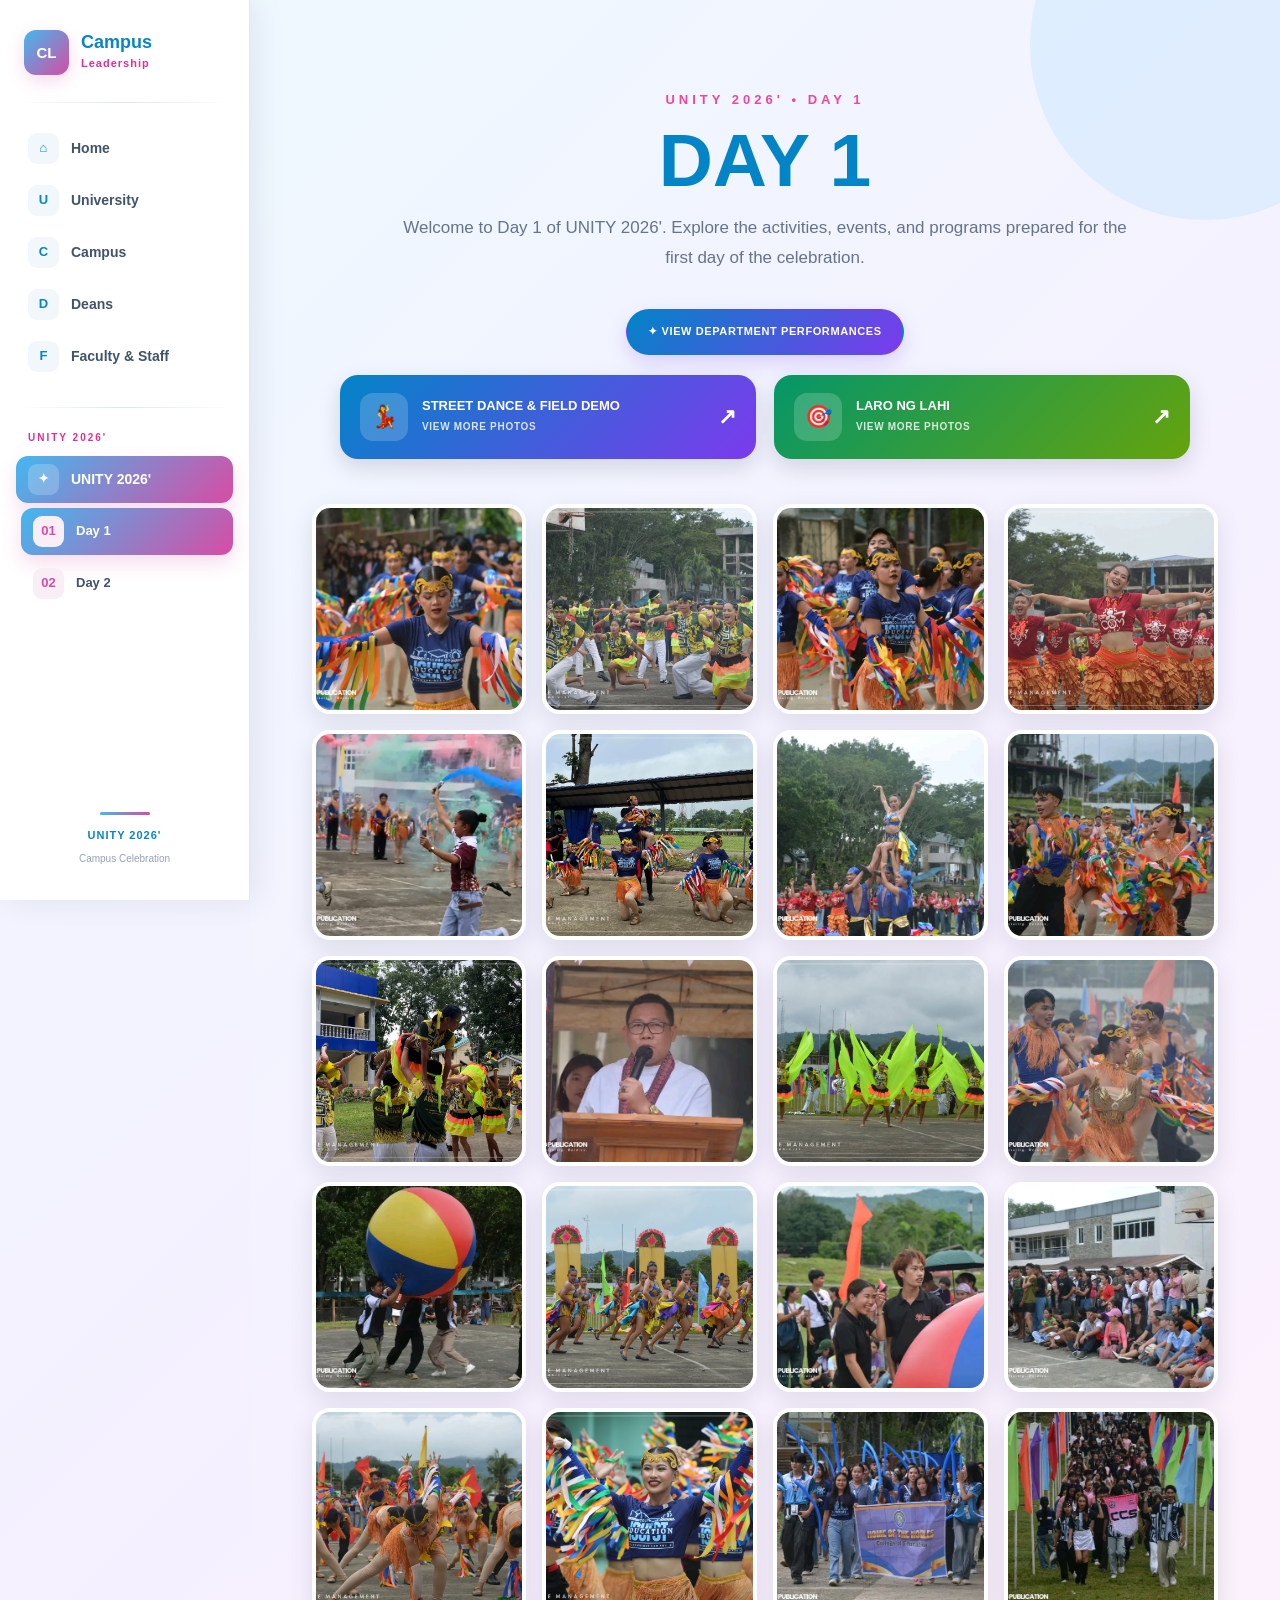
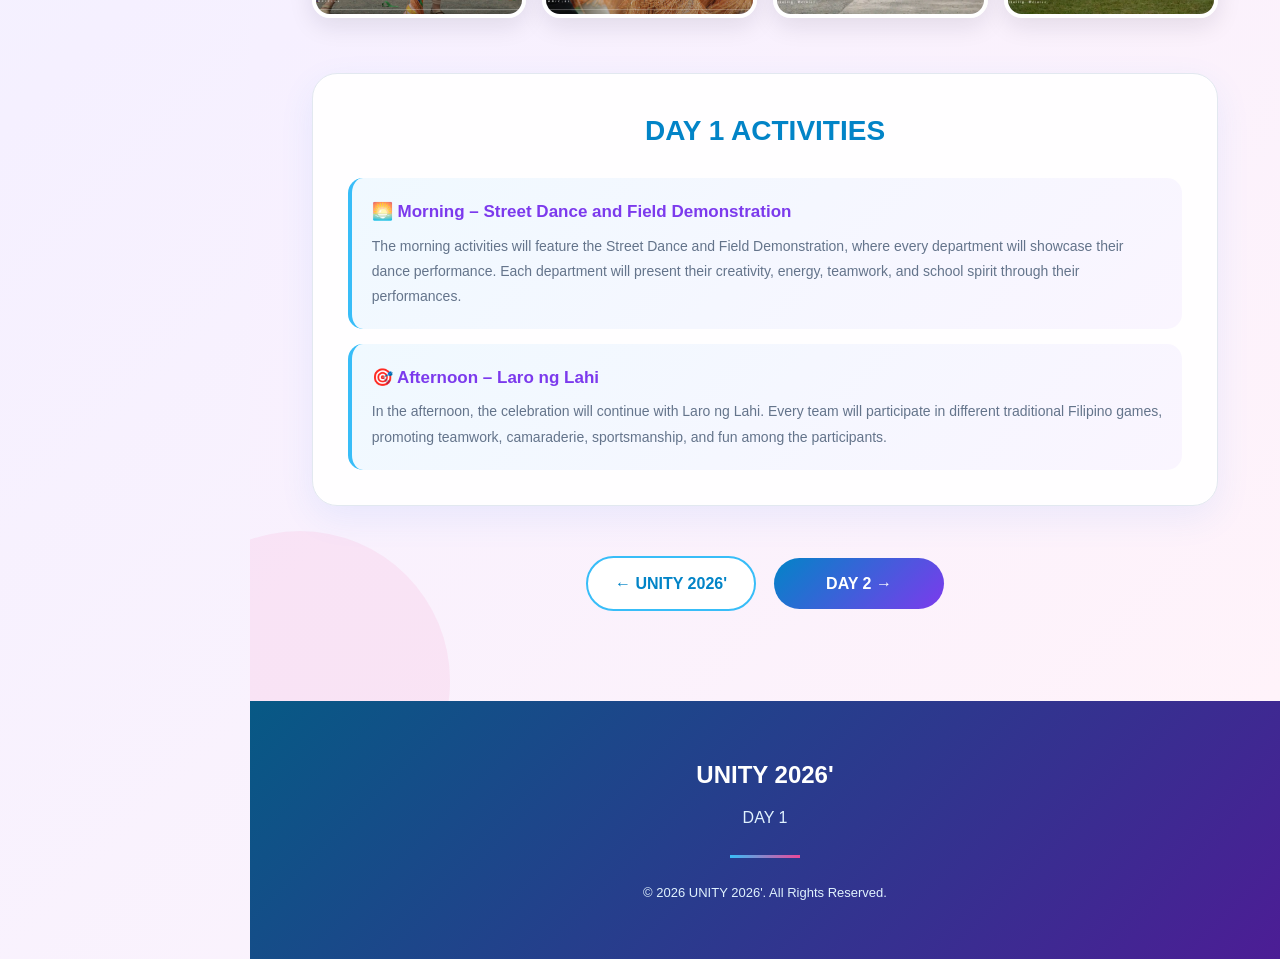
<file: day1.html>
<!DOCTYPE html>
<html lang="en">

<head>

    <meta charset="UTF-8">

    <meta name="viewport" content="width=device-width, initial-scale=1.0">

    <title>UNITY 2026' - Day 1</title>

    <link rel="stylesheet" href="style.css">

</head>


<body>


    <!-- =====================================================
         SIDEBAR
    ====================================================== -->

    <aside class="sidebar">

        <a href="index.html#home" class="sidebar-logo">

            <div class="sidebar-logo-box">
                CL
            </div>

            <div class="sidebar-logo-text">

                <h2>Campus</h2>

                <span>Leadership</span>

            </div>

        </a>


        <div class="sidebar-divider"></div>


        <ul class="sidebar-links">

            <li>
                <a href="index.html#home">

                    <span class="sidebar-icon">⌂</span>

                    <span>Home</span>

                </a>
            </li>


            <li>
                <a href="index.html#university">

                    <span class="sidebar-icon">U</span>

                    <span>University</span>

                </a>
            </li>


            <li>
                <a href="index.html#campus">

                    <span class="sidebar-icon">C</span>

                    <span>Campus</span>

                </a>
            </li>


            <li>
                <a href="index.html#deans">

                    <span class="sidebar-icon">D</span>

                    <span>Deans</span>

                </a>
            </li>


            <li>
                <a href="index.html#faculty">

                    <span class="sidebar-icon">F</span>

                    <span>Faculty & Staff</span>

                </a>
            </li>

        </ul>


        <div class="sidebar-divider"></div>


        <div class="sidebar-section-title">
            UNITY 2026'
        </div>


        <ul class="sidebar-links unity-sidebar">

            <li>

                <a href="unity.html">

                    <span class="sidebar-icon">✦</span>

                    <span>UNITY 2026'</span>

                </a>

            </li>


            <li>

                <a href="day1.html" class="active">

                    <span class="sidebar-icon">01</span>

                    <span>Day 1</span>

                </a>

            </li>


            <li>

                <a href="day2.html">

                    <span class="sidebar-icon">02</span>

                    <span>Day 2</span>

                </a>

            </li>

        </ul>


        <div class="sidebar-footer">

            <div class="sidebar-footer-line"></div>

            <strong>UNITY 2026'</strong>

            <small>Campus Celebration</small>

        </div>

    </aside>



    <!-- =====================================================
         MOBILE MENU BUTTON
    ====================================================== -->

    <button class="sidebar-toggle"
            onclick="toggleSidebar()"
            aria-label="Open navigation">

        ☰

    </button>


    <div class="sidebar-overlay"
         onclick="toggleSidebar()">
    </div>



    <!-- =====================================================
         MAIN CONTENT
    ====================================================== -->

    <main>

        <section class="day-page">

            <div class="day-content">


                <!-- =================================================
                     DAY 1 HEADER
                ================================================== -->

                <p class="unity-label">
                    UNITY 2026' • DAY 1
                </p>


                <h1>
                    DAY 1
                </h1>


                <p class="day-description">

                    Welcome to Day 1 of UNITY 2026'.

                    Explore the activities, events, and programs
                    prepared for the first day of the celebration.

                </p>



                <!-- =================================================
                     EXISTING DEPARTMENT PERFORMANCE BUTTON
                     KEEP THIS BUTTON
                ================================================== -->

                <div class="performance-button-container">

                    <a href="streetdance.html"
                       class="performance-button">

                        ✦ VIEW DEPARTMENT PERFORMANCES

                    </a>

                </div>



                <!-- =================================================
                     GOOGLE DRIVE PHOTO BUTTONS
                ================================================== -->

                <div class="day1-photo-links">


                    <!-- =============================================
                         STREET DANCE & FIELD DEMO
                    ============================================== -->

                    <a href="https://drive.google.com/drive/folders/1UI_eKjwosNcA34_97ZNDsV3zDNHChFil?usp=sharing"
                       target="_blank"
                       rel="noopener noreferrer"
                       class="day1-photo-link streetdance-photo-link">

                        <span class="day1-photo-icon">
                            💃
                        </span>


                        <span class="day1-photo-text">

                            <strong>
                                STREET DANCE & FIELD DEMO
                            </strong>

                            <small>
                                VIEW MORE PHOTOS
                            </small>

                        </span>


                        <span class="day1-photo-arrow">
                            ↗
                        </span>

                    </a>



                    <!-- =============================================
                         LARO NG LAHI
                    ============================================== -->

                    <a href="https://drive.google.com/drive/folders/1TkRjvO8khw_tXYyQFXnTfplDox0iFocV?usp=sharing"
                       target="_blank"
                       rel="noopener noreferrer"
                       class="day1-photo-link laro-photo-link">

                        <span class="day1-photo-icon">
                            🎯
                        </span>


                        <span class="day1-photo-text">

                            <strong>
                                LARO NG LAHI
                            </strong>

                            <small>
                                VIEW MORE PHOTOS
                            </small>

                        </span>


                        <span class="day1-photo-arrow">
                            ↗
                        </span>

                    </a>

                </div>



                <!-- =================================================
                     DAY 1 PHOTO GALLERY
                ================================================== -->

                <div class="day-gallery">


                    <img src="day1-1.jpg"
                         alt="UNITY 2026 Day 1">


                    <img src="day1-2.jpg"
                         alt="UNITY 2026 Day 1">


                    <img src="day1-3.jpg"
                         alt="UNITY 2026 Day 1">


                    <img src="day1-4.jpg"
                         alt="UNITY 2026 Day 1">


                    <img src="day1-5.jpg"
                         alt="UNITY 2026 Day 1">


                    <img src="day1-6.jpg"
                         alt="UNITY 2026 Day 1">


                    <img src="day1-7.jpg"
                         alt="UNITY 2026 Day 1">


                    <img src="day1-8.jpg"
                         alt="UNITY 2026 Day 1">


                    <img src="day1-9.jpg"
                         alt="UNITY 2026 Day 1">


                    <img src="day1-10.jpg"
                         alt="UNITY 2026 Day 1">


                    <img src="day1-11.jpg"
                         alt="UNITY 2026 Day 1">


                    <img src="day1-12.jpg"
                         alt="UNITY 2026 Day 1">


                    <img src="day1-13.jpg"
                         alt="UNITY 2026 Day 1">


                    <img src="day1-14.jpg"
                         alt="UNITY 2026 Day 1">


                    <img src="day1-15.jpg"
                         alt="UNITY 2026 Day 1">


                    <img src="day1-16.jpg"
                         alt="UNITY 2026 Day 1">


                    <img src="day1-17.jpg"
                         alt="UNITY 2026 Day 1">


                    <img src="day1-18.jpg"
                         alt="UNITY 2026 Day 1">


                    <img src="day1-19.jpg"
                         alt="UNITY 2026 Day 1">


                    <img src="day1-20.jpg"
                         alt="UNITY 2026 Day 1">

                </div>



                


                <!-- =================================================
                     DAY 1 ACTIVITIES
                ================================================== -->

                <div class="day-information">

                    <h2>
                        DAY 1 ACTIVITIES
                    </h2>


                    <!-- STREET DANCE -->

                    <div class="activity-block">

                        <h3>
                            🌅 Morning – Street Dance and Field Demonstration
                        </h3>


                        <p>

                            The morning activities will feature the
                            Street Dance and Field Demonstration,
                            where every department will showcase
                            their dance performance.

                            Each department will present their
                            creativity, energy, teamwork, and
                            school spirit through their performances.

                        </p>

                    </div>



                    <!-- LARO NG LAHI -->

                    <div class="activity-block">

                        <h3>
                            🎯 Afternoon – Laro ng Lahi
                        </h3>


                        <p>

                            In the afternoon, the celebration will
                            continue with Laro ng Lahi.

                            Every team will participate in different
                            traditional Filipino games, promoting
                            teamwork, camaraderie, sportsmanship,
                            and fun among the participants.

                        </p>

                    </div>

                </div>



                <!-- =================================================
                     DAY NAVIGATION
                ================================================== -->

                <div class="day-navigation">


                    <a href="unity.html"
                       class="back-button">

                        ← UNITY 2026'

                    </a>


                    <a href="day2.html"
                       class="next-button">

                        DAY 2 →

                    </a>

                </div>

            </div>

        </section>

    </main>



    <!-- =====================================================
         FOOTER
    ====================================================== -->

    <footer>

        <div class="footer-content">

            <h2>
                UNITY 2026'
            </h2>


            <p>
                DAY 1
            </p>


            <div class="footer-line"></div>


            <p class="copyright">

                © 2026 UNITY 2026'.
                All Rights Reserved.

            </p>

        </div>

    </footer>



    <!-- =====================================================
         MOBILE SIDEBAR
    ====================================================== -->

    <script>

        function toggleSidebar() {

            document
                .querySelector(".sidebar")
                .classList.toggle("active");


            document
                .querySelector(".sidebar-overlay")
                .classList.toggle("active");

        }

    </script>


</body>

</html>
</file>
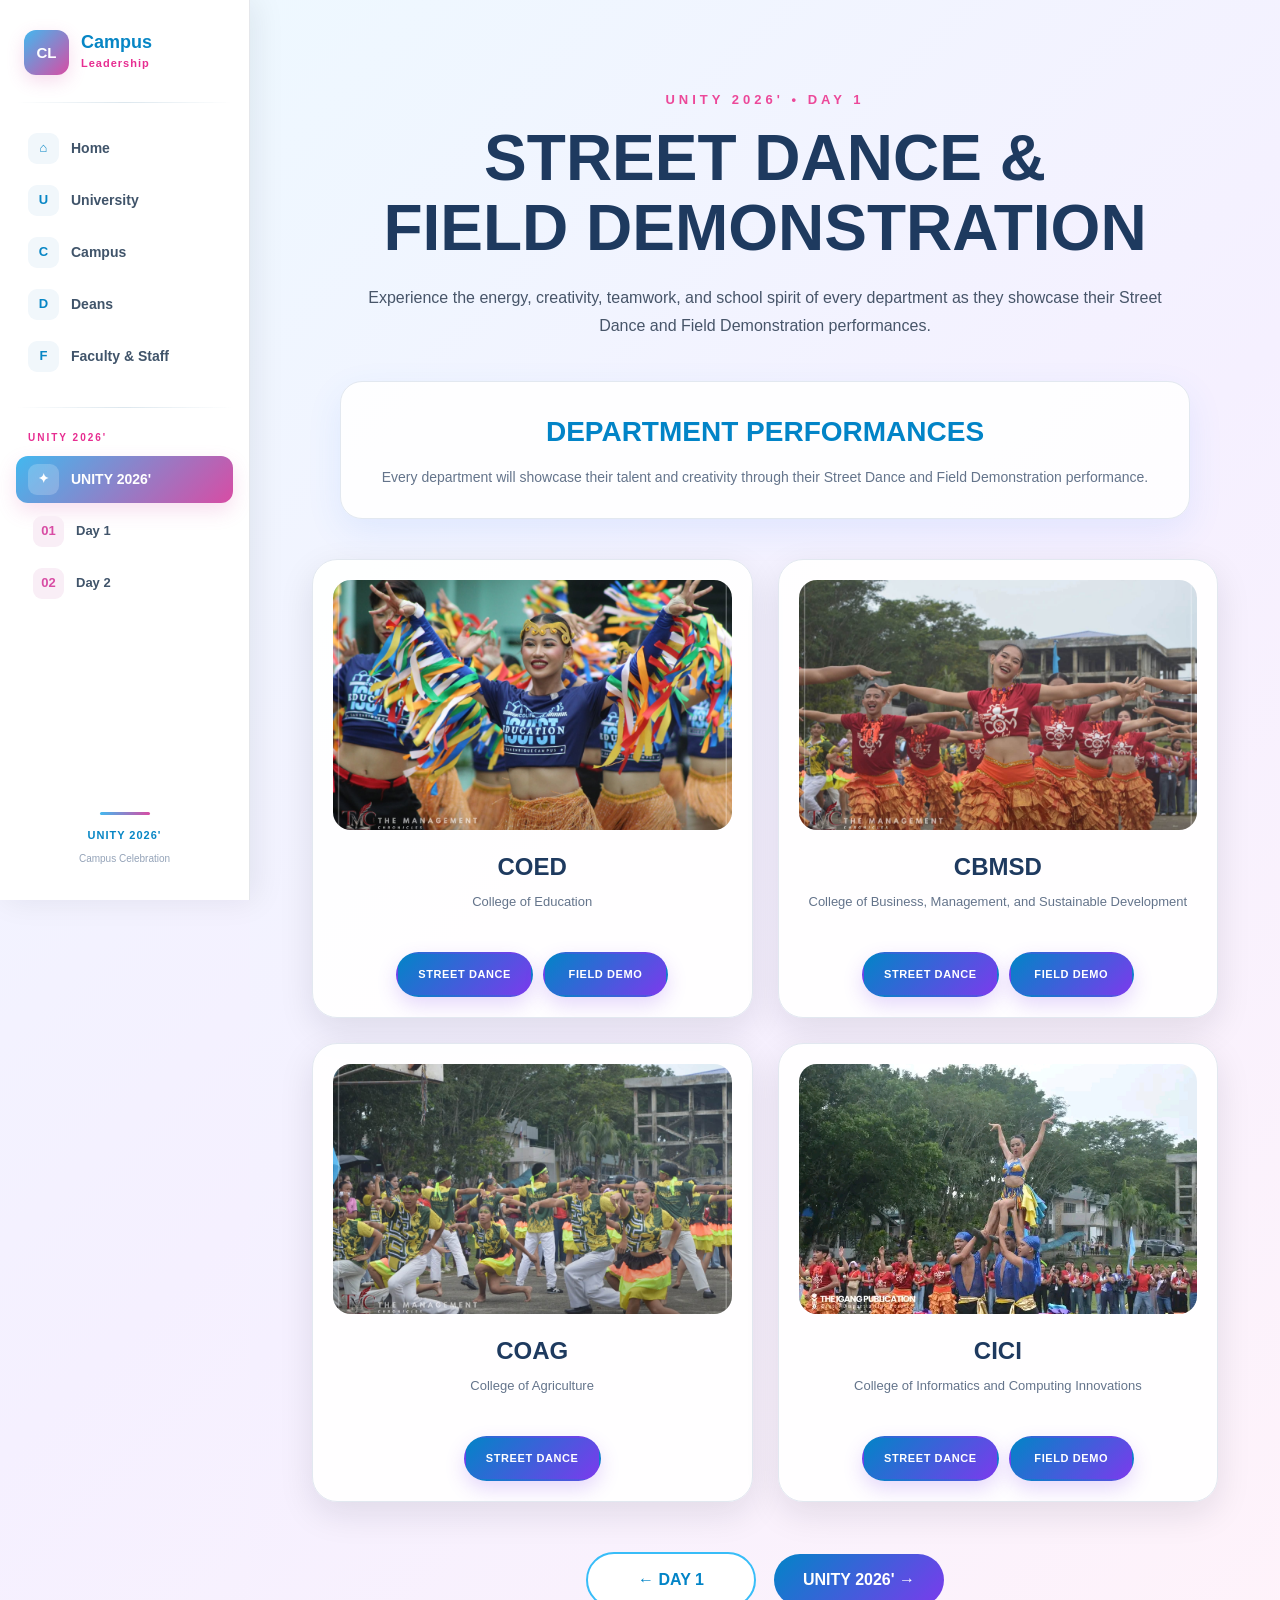
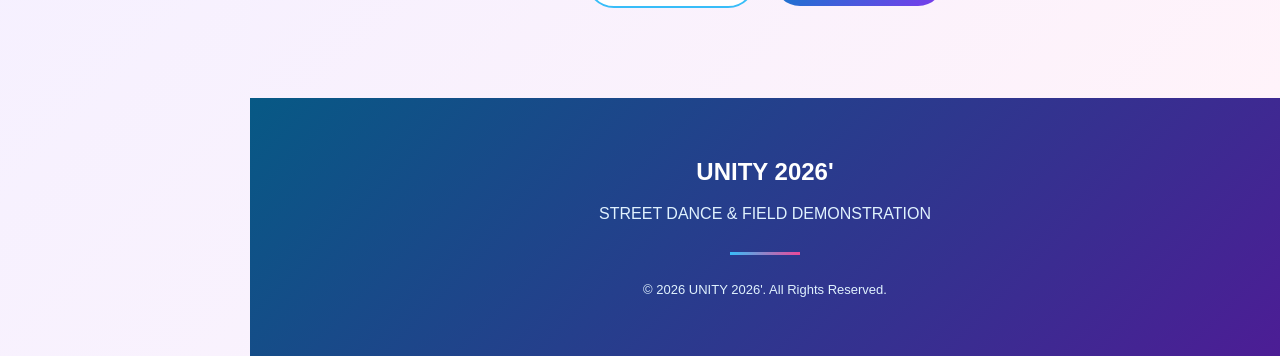
<file: streetdance.html>
<!DOCTYPE html>
<html lang="en">

<head>

    <meta charset="UTF-8">

    <meta name="viewport"
          content="width=device-width, initial-scale=1.0">

    <title>UNITY 2026' - Street Dance & Field Demo</title>

    <link rel="stylesheet" href="style.css">

</head>


<body>


    <!-- =====================================================
         SIDEBAR NAVIGATION
    ====================================================== -->

    <aside class="sidebar">

        <!-- LOGO -->

        <a href="index.html#home"
           class="sidebar-logo">

            <div class="sidebar-logo-box">
                CL
            </div>

            <div class="sidebar-logo-text">

                <h2>Campus</h2>

                <span>Leadership</span>

            </div>

        </a>


        <div class="sidebar-divider"></div>


        <!-- MAIN NAVIGATION -->

        <ul class="sidebar-links">

            <li>

                <a href="index.html#home">

                    <span class="sidebar-icon">
                        ⌂
                    </span>

                    <span>
                        Home
                    </span>

                </a>

            </li>


            <li>

                <a href="index.html#university">

                    <span class="sidebar-icon">
                        U
                    </span>

                    <span>
                        University
                    </span>

                </a>

            </li>


            <li>

                <a href="index.html#campus">

                    <span class="sidebar-icon">
                        C
                    </span>

                    <span>
                        Campus
                    </span>

                </a>

            </li>


            <li>

                <a href="index.html#deans">

                    <span class="sidebar-icon">
                        D
                    </span>

                    <span>
                        Deans
                    </span>

                </a>

            </li>


            <li>

                <a href="index.html#faculty">

                    <span class="sidebar-icon">
                        F
                    </span>

                    <span>
                        Faculty & Staff
                    </span>

                </a>

            </li>

        </ul>


        <div class="sidebar-divider"></div>


        <!-- UNITY SECTION -->

        <div class="sidebar-section-title">

            UNITY 2026'

        </div>


        <ul class="sidebar-links unity-sidebar">

            <li>

                <a href="unity.html"
                   class="active">

                    <span class="sidebar-icon">
                        ✦
                    </span>

                    <span>
                        UNITY 2026'
                    </span>

                </a>

            </li>


            <li>

                <a href="day1.html">

                    <span class="sidebar-icon">
                        01
                    </span>

                    <span>
                        Day 1
                    </span>

                </a>

            </li>


            <li>

                <a href="day2.html">

                    <span class="sidebar-icon">
                        02
                    </span>

                    <span>
                        Day 2
                    </span>

                </a>

            </li>

        </ul>


        <!-- SIDEBAR FOOTER -->

        <div class="sidebar-footer">

            <div class="sidebar-footer-line"></div>

            <strong>
                UNITY 2026'
            </strong>

            <small>
                Campus Celebration
            </small>

        </div>

    </aside>



    <!-- =====================================================
         MOBILE SIDEBAR BUTTON
    ====================================================== -->

    <button class="sidebar-toggle"
            onclick="toggleSidebar()"
            aria-label="Open navigation">

        ☰

    </button>


    <div class="sidebar-overlay"
         onclick="toggleSidebar()">
    </div>



    <!-- =====================================================
         STREET DANCE PAGE
    ====================================================== -->

    <main>

        <section class="streetdance-page">

            <div class="streetdance-content">


                <!-- PAGE LABEL -->

                <p class="unity-label">

                    UNITY 2026' • DAY 1

                </p>



                <!-- TITLE -->

                <h1>

                    STREET DANCE &<br>

                    FIELD DEMONSTRATION

                </h1>



                <!-- DESCRIPTION -->

                <p class="streetdance-description">

                    Experience the energy, creativity, teamwork,
                    and school spirit of every department as they
                    showcase their Street Dance and Field
                    Demonstration performances.

                </p>



                <!-- =================================================
                     PERFORMANCE INTRO
                ================================================== -->

                <div class="streetdance-intro">

                    <h2>
                        DEPARTMENT PERFORMANCES
                    </h2>


                    <p>

                        Every department will showcase their talent
                        and creativity through their Street Dance
                        and Field Demonstration performance.

                    </p>

                </div>



                <!-- =================================================
                     DEPARTMENT CARDS
                ================================================== -->

                <div class="department-grid">


                    <!-- =================================================
                         COED
                    ================================================== -->

                    <div class="department-card">


                        <div class="department-photo">

                            <img src="day1-18.jpg"
                                 alt="COED Street Dance">

                        </div>


                        <h2>
                            COED
                        </h2>


                        <p>
                            College of Education
                        </p>


                        <div class="performance-buttons">


                            <!-- STREET DANCE -->

                            <a href="https://www.facebook.com/share/v/1C6AQcpYat/"
                               target="_blank"
                               rel="noopener noreferrer"
                               class="performance-button">

                                STREET DANCE

                            </a>


                            <!-- FIELD DEMO -->

                            <a href="https://www.facebook.com/share/v/1BmzEcEtjP/"
                               target="_blank"
                               rel="noopener noreferrer"
                               class="performance-button">

                                FIELD DEMO

                            </a>


                        </div>

                    </div>



                    <!-- =================================================
                         CBMSD
                    ================================================== -->

                    <div class="department-card">


                        <div class="department-photo">

                            <img src="day1-4.jpg"
                                 alt="CBMSD Street Dance">

                        </div>


                        <h2>
                            CBMSD
                        </h2>


                        <p>
                            College of Business, Management,
                            and Sustainable Development
                        </p>


                        <div class="performance-buttons">


                            <!-- STREET DANCE -->

                            <a href="https://www.facebook.com/share/v/1BjpxhS3y6/"
                               target="_blank"
                               rel="noopener noreferrer"
                               class="performance-button">

                                STREET DANCE

                            </a>


                            <!-- FIELD DEMO -->

                            <a href="https://www.facebook.com/share/v/1L8tkCWKGY/"
                               target="_blank"
                               rel="noopener noreferrer"
                               class="performance-button">

                                FIELD DEMO

                            </a>


                        </div>

                    </div>



                    <!-- =================================================
                         COAG
                    ================================================== -->

                    <div class="department-card">


                        <div class="department-photo">

                            <img src="day1-2.jpg"
                                 alt="COAG Street Dance">

                        </div>


                        <h2>
                            COAG
                        </h2>


                        <p>
                            College of Agriculture
                        </p>


                        <div class="performance-buttons">


                            <!-- STREET DANCE -->

                            <a href="https://www.facebook.com/share/v/19SqwGHESi/"
                               target="_blank"
                               rel="noopener noreferrer"
                               class="performance-button">

                                STREET DANCE

                            </a>


                        </div>

                    </div>



                    <!-- =================================================
                         CICI
                    ================================================== -->

                    <div class="department-card">


                        <div class="department-photo">

                            <img src="day1-7.jpg"
                                 alt="CICI Street Dance">

                        </div>


                        <h2>
                            CICI
                        </h2>


                        <p>
                            College of Informatics and
                            Computing Innovations
                        </p>


                        <div class="performance-buttons">


                            <!-- STREET DANCE -->

                            <a href="https://www.facebook.com/share/v/1CLhkTJfYW/"
                               target="_blank"
                               rel="noopener noreferrer"
                               class="performance-button">

                                STREET DANCE

                            </a>


                            <!-- FIELD DEMO -->

                            <a href="https://www.facebook.com/share/v/1BXgd7EMDv/"
                               target="_blank"
                               rel="noopener noreferrer"
                               class="performance-button">

                                FIELD DEMO

                            </a>


                        </div>

                    </div>


                </div>



               


                <!-- =================================================
                     NAVIGATION
                ================================================== -->

                <div class="day-navigation">


                    <a href="day1.html"
                       class="back-button">

                        ← DAY 1

                    </a>


                    <a href="unity.html"
                       class="next-button">

                        UNITY 2026' →

                    </a>


                </div>


            </div>

        </section>

    </main>



    <!-- =====================================================
         FOOTER
    ====================================================== -->

    <footer>

        <div class="footer-content">

            <h2>
                UNITY 2026'
            </h2>


            <p>
                STREET DANCE & FIELD DEMONSTRATION
            </p>


            <div class="footer-line"></div>


            <p class="copyright">

                © 2026 UNITY 2026'.
                All Rights Reserved.

            </p>

        </div>

    </footer>



    <!-- =====================================================
         MOBILE SIDEBAR SCRIPT
    ====================================================== -->

    <script>

        function toggleSidebar() {

            document
                .querySelector(".sidebar")
                .classList.toggle("active");


            document
                .querySelector(".sidebar-overlay")
                .classList.toggle("active");

        }

    </script>


</body>

</html>
</file>
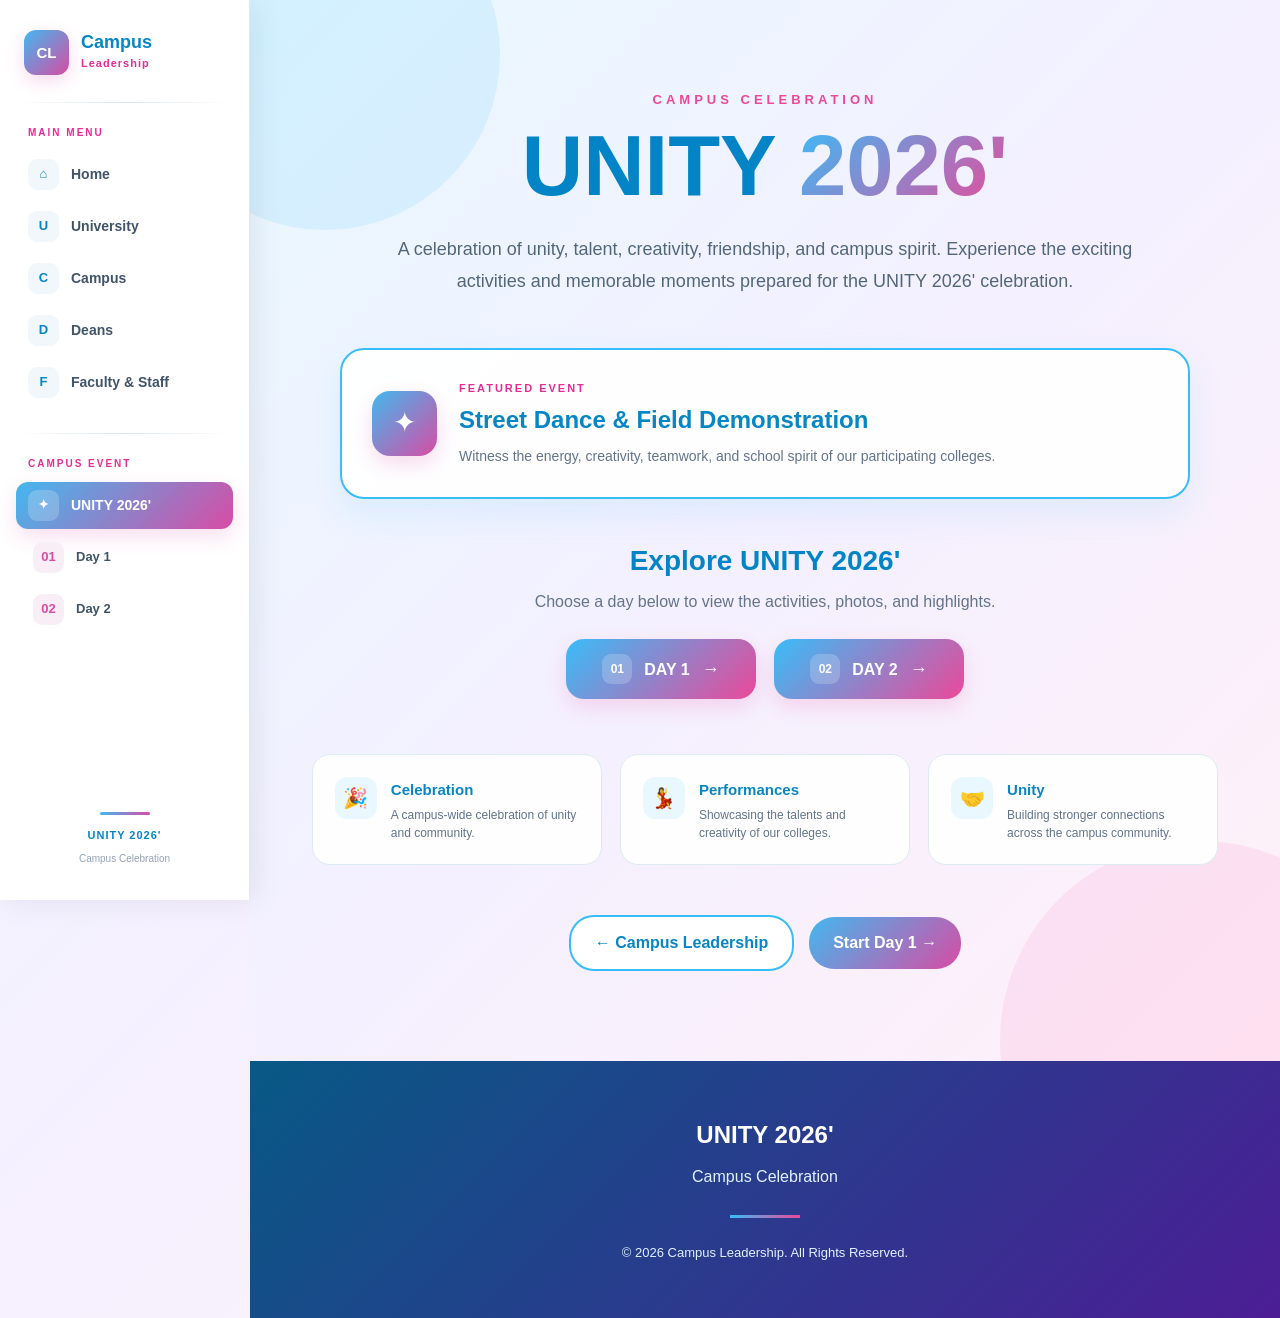
<file: unity.html>
<!DOCTYPE html>
<html lang="en">

<head>

    <meta charset="UTF-8">

    <meta
        name="viewport"
        content="width=device-width, initial-scale=1.0"
    >

    <title>
        UNITY 2026' - Campus Leadership
    </title>

    <link
        rel="stylesheet"
        href="style.css"
    >

</head>


<body>


<!-- =====================================================
     SIDEBAR
===================================================== -->

<aside class="sidebar">


    <!-- LOGO -->

    <a
        href="index.html#home"
        class="sidebar-logo"
    >

        <div class="sidebar-logo-box">
            CL
        </div>


        <div class="sidebar-logo-text">

            <h2>
                Campus
            </h2>

            <span>
                Leadership
            </span>

        </div>

    </a>



    <div class="sidebar-divider"></div>



    <!-- MAIN MENU -->

    <div class="sidebar-section-title">
        MAIN MENU
    </div>


    <ul class="sidebar-links">

        <li>

            <a href="index.html#home">

                <span class="sidebar-icon">
                    ⌂
                </span>

                <span>
                    Home
                </span>

            </a>

        </li>


        <li>

            <a href="index.html#university">

                <span class="sidebar-icon">
                    U
                </span>

                <span>
                    University
                </span>

            </a>

        </li>


        <li>

            <a href="index.html#campus">

                <span class="sidebar-icon">
                    C
                </span>

                <span>
                    Campus
                </span>

            </a>

        </li>


        <li>

            <a href="index.html#deans">

                <span class="sidebar-icon">
                    D
                </span>

                <span>
                    Deans
                </span>

            </a>

        </li>


        <li>

            <a href="index.html#faculty">

                <span class="sidebar-icon">
                    F
                </span>

                <span>
                    Faculty & Staff
                </span>

            </a>

        </li>

    </ul>



    <div class="sidebar-divider"></div>



    <!-- UNITY -->

    <div class="sidebar-section-title">
        CAMPUS EVENT
    </div>


    <ul class="sidebar-links unity-sidebar">

        <li>

            <a
                href="unity.html"
                class="active"
            >

                <span class="sidebar-icon">
                    ✦
                </span>

                <span>
                    UNITY 2026'
                </span>

            </a>

        </li>


        <li>

            <a href="day1.html">

                <span class="sidebar-icon">
                    01
                </span>

                <span>
                    Day 1
                </span>

            </a>

        </li>


        <li>

            <a href="day2.html">

                <span class="sidebar-icon">
                    02
                </span>

                <span>
                    Day 2
                </span>

            </a>

        </li>

    </ul>



    <!-- FOOTER -->

    <div class="sidebar-footer">

        <div class="sidebar-footer-line"></div>

        <strong>
            UNITY 2026'
        </strong>

        <small>
            Campus Celebration
        </small>

    </div>


</aside>



<!-- MOBILE BUTTON -->

<button
    class="sidebar-toggle"
    onclick="toggleSidebar()"
    aria-label="Open navigation"
>
    ☰
</button>


<div
    class="sidebar-overlay"
    onclick="toggleSidebar()"
></div>



<!-- =====================================================
     UNITY PAGE
===================================================== -->

<main class="unity-page">


    <div class="unity-content">


        <!-- LABEL -->

        <p class="unity-label">
            CAMPUS CELEBRATION
        </p>


        <!-- TITLE -->

        <h1>
            UNITY
            <span>
                2026'
            </span>
        </h1>


        <p class="unity-description">

            A celebration of unity, talent, creativity,
            friendship, and campus spirit.

            Experience the exciting activities and
            memorable moments prepared for the
            UNITY 2026' celebration.

        </p>



        <!-- =================================================
             EVENT HIGHLIGHT
        ================================================== -->

        <div class="unity-feature-card">


            <div class="unity-feature-icon">
                ✦
            </div>


            <div>

                <p class="feature-label">
                    FEATURED EVENT
                </p>


                <h2>
                    Street Dance & Field Demonstration
                </h2>


                <p>

                    Witness the energy, creativity,
                    teamwork, and school spirit of
                    our participating colleges.

                </p>

            </div>

        </div>



        <!-- =================================================
             EVENT DAYS
        ================================================== -->

        <h2 class="choose-day">
            Explore UNITY 2026'
        </h2>


        <p class="unity-choice-text">

            Choose a day below to view the activities,
            photos, and highlights.

        </p>


        <div class="unity-days">


            <a
                href="day1.html"
                class="day-button"
            >

                <span class="day-number">
                    01
                </span>

                <span>
                    DAY 1
                </span>

                <span class="arrow">
                    →
                </span>

            </a>



            <a
                href="day2.html"
                class="day-button"
            >

                <span class="day-number">
                    02
                </span>

                <span>
                    DAY 2
                </span>

                <span class="arrow">
                    →
                </span>

            </a>

        </div>



        <!-- =================================================
             UNITY INFORMATION
        ================================================== -->

        <div class="unity-information">


            <div class="information-item">

                <span class="information-icon">
                    🎉
                </span>

                <div>

                    <strong>
                        Celebration
                    </strong>

                    <p>
                        A campus-wide celebration
                        of unity and community.
                    </p>

                </div>

            </div>



            <div class="information-item">

                <span class="information-icon">
                    💃
                </span>

                <div>

                    <strong>
                        Performances
                    </strong>

                    <p>
                        Showcasing the talents and
                        creativity of our colleges.
                    </p>

                </div>

            </div>



            <div class="information-item">

                <span class="information-icon">
                    🤝
                </span>

                <div>

                    <strong>
                        Unity
                    </strong>

                    <p>
                        Building stronger connections
                        across the campus community.
                    </p>

                </div>

            </div>

        </div>



        <!-- =================================================
             NAVIGATION
        ================================================== -->

        <div class="page-navigation">

            <a
                href="index.html"
                class="outline-button"
            >
                ← Campus Leadership
            </a>


            <a
                href="day1.html"
                class="gradient-button"
            >
                Start Day 1 →
            </a>

        </div>


    </div>

</main>



<!-- =====================================================
     FOOTER
===================================================== -->

<footer>

    <div class="footer-content">

        <h2>
            UNITY 2026'
        </h2>


        <p>
            Campus Celebration
        </p>


        <div class="footer-line"></div>


        <p class="copyright">

            © 2026 Campus Leadership.
            All Rights Reserved.

        </p>

    </div>

</footer>



<!-- =====================================================
     SCRIPT
===================================================== -->

<script>

function toggleSidebar() {

    const sidebar =
        document.querySelector(".sidebar");

    const overlay =
        document.querySelector(".sidebar-overlay");


    sidebar.classList.toggle("active");

    overlay.classList.toggle("active");

}

</script>


</body>

</html>
</file>
<file: style.css>
/* =========================================================
   CAMPUS LEADERSHIP
   UNITY 2026'
   COMPLETE STYLE.CSS
========================================================= */


/* =========================================================
   RESET
========================================================= */

* {
    margin: 0;
    padding: 0;
    box-sizing: border-box;
}


html {
    scroll-behavior: smooth;
    scroll-padding-top: 30px;
}


body {
    font-family:
        Arial,
        Helvetica,
        sans-serif;

    color: #334155;

    line-height: 1.6;

    /*
       MAIN WEBSITE BACKGROUND
       Soft blue + violet + pink
    */
    background:
        linear-gradient(
            135deg,
            #eef7ff 0%,
            #f5f0ff 45%,
            #fff5fb 100%
        );

    padding-left: 250px;

    overflow-x: hidden;
}


img {
    max-width: 100%;
}


a {
    color: inherit;
}


button,
a {
    -webkit-tap-highlight-color: transparent;
}



/* =========================================================
   SIDEBAR
========================================================= */

.sidebar {

    position: fixed;

    left: 0;
    top: 0;

    width: 250px;
    height: 100vh;

    padding: 25px 16px;

    background:
        rgba(255, 255, 255, 0.97);

    border-right:
        1px solid #e5e7eb;

    box-shadow:
        5px 0 30px
        rgba(15, 23, 42, 0.08);

    z-index: 2000;

    display: flex;

    flex-direction: column;

    overflow-y: auto;

    transition:
        transform 0.35s ease;
}


.sidebar::-webkit-scrollbar {
    width: 5px;
}


.sidebar::-webkit-scrollbar-thumb {

    background:
        linear-gradient(
            #38bdf8,
            #ec4899
        );

    border-radius: 10px;
}



/* =========================================================
   SIDEBAR LOGO
========================================================= */

.sidebar-logo {

    display: flex;

    align-items: center;

    gap: 12px;

    padding:
        5px
        8px;

    text-decoration: none;
}


.sidebar-logo-box {

    width: 45px;
    height: 45px;

    display: flex;

    align-items: center;
    justify-content: center;

    flex-shrink: 0;

    border-radius: 12px;

    background:
        linear-gradient(
            135deg,
            #42b8ef,
            #d84ca4
        );

    color: white;

    font-size: 15px;

    font-weight: 900;

    box-shadow:
        0 6px 18px
        rgba(216, 76, 164, 0.20);

    transition:
        transform 0.3s ease,
        box-shadow 0.3s ease;
}


.sidebar-logo:hover
.sidebar-logo-box {

    transform:
        rotate(-5deg)
        scale(1.07);

    box-shadow:
        0 10px 25px
        rgba(216, 76, 164, 0.30);
}


.sidebar-logo-text h2 {

    margin: 0;

    color: #0786c5;

    font-size: 18px;

    line-height: 1.05;
}


.sidebar-logo-text span {

    display: block;

    margin-top: 3px;

    color: #e72d91;

    font-size: 11px;

    font-weight: 800;

    letter-spacing: 1px;
}



/* =========================================================
   SIDEBAR DIVIDER
========================================================= */

.sidebar-divider {

    width: 100%;

    height: 1px;

    margin:
        22px 0;

    background:
        linear-gradient(
            90deg,
            transparent,
            #dce7ee,
            transparent
        );
}



/* =========================================================
   SIDEBAR SECTION TITLE
========================================================= */

.sidebar-section-title {

    padding:
        0 12px;

    margin-bottom: 10px;

    color: #e72d91;

    font-size: 10px;

    font-weight: 900;

    letter-spacing: 2px;

    text-transform: uppercase;
}



/* =========================================================
   SIDEBAR LINKS
========================================================= */

.sidebar-links {

    list-style: none;

    padding: 0;

    margin: 0;
}


.sidebar-links li {

    margin-bottom: 5px;
}


.sidebar-links li a {

    position: relative;

    display: flex;

    align-items: center;

    gap: 12px;

    width: 100%;

    min-height: 46px;

    padding:
        8px 12px;

    border-radius: 12px;

    text-decoration: none;

    color: #40546a;

    font-size: 14px;

    font-weight: 600;

    overflow: hidden;

    transition:
        color 0.3s ease,
        transform 0.3s ease,
        box-shadow 0.3s ease;
}



/* =========================================================
   SIDEBAR HOVER BACKGROUND
========================================================= */

.sidebar-links li a::before {

    content: "";

    position: absolute;

    left: -100%;

    top: 0;

    width: 100%;
    height: 100%;

    background:
        linear-gradient(
            135deg,
            #e2f7ff,
            #fff0f8
        );

    transition:
        left 0.3s ease;

    z-index: -1;
}


.sidebar-links li a:hover::before {

    left: 0;
}


.sidebar-links li a:hover {

    color: #0786c5;

    transform:
        translateX(5px);

    box-shadow:
        0 5px 16px
        rgba(66, 184, 239, 0.10);
}



/* =========================================================
   SIDEBAR ICON
========================================================= */

.sidebar-icon {

    width: 31px;
    height: 31px;

    display: flex;

    align-items: center;
    justify-content: center;

    flex-shrink: 0;

    border-radius: 9px;

    background: #f1f7fb;

    color: #0786c5;

    font-size: 13px;

    font-weight: 900;

    transition:
        background 0.3s ease,
        color 0.3s ease,
        transform 0.3s ease;
}


.sidebar-links a:hover
.sidebar-icon {

    background:
        linear-gradient(
            135deg,
            #42b8ef,
            #d84ca4
        );

    color: white;

    transform:
        scale(1.08);
}



/* =========================================================
   ACTIVE SIDEBAR LINK
========================================================= */

.sidebar-links a.active {

    color: white;

    background:
        linear-gradient(
            135deg,
            #42b8ef,
            #d84ca4
        );

    box-shadow:
        0 8px 20px
        rgba(216, 76, 164, 0.20);
}


.sidebar-links a.active::before {

    display: none;
}


.sidebar-links a.active
.sidebar-icon {

    background:
        rgba(255, 255, 255, 0.22);

    color: white;
}


.sidebar-links a.active:hover {

    color: white;

    transform:
        translateX(5px);

    background:
        linear-gradient(
            135deg,
            #319fd6,
            #c83b91
        );
}



/* =========================================================
   UNITY SIDEBAR
========================================================= */

.unity-sidebar li:first-child a {

    color: white;

    background:
        linear-gradient(
            135deg,
            #42b8ef,
            #d84ca4
        );

    box-shadow:
        0 8px 20px
        rgba(216, 76, 164, 0.18);
}


.unity-sidebar li:first-child a::before {

    display: none;
}


.unity-sidebar li:first-child
.sidebar-icon {

    background:
        rgba(255, 255, 255, 0.20);

    color: white;
}


.unity-sidebar li:not(:first-child) a {

    margin-left: 5px;

    width:
        calc(100% - 5px);

    font-size: 13px;
}


.unity-sidebar li:not(:first-child)
.sidebar-icon {

    background: #f9eef6;

    color: #d84ca4;
}



/* =========================================================
   SIDEBAR FOOTER
========================================================= */

.sidebar-footer {

    margin-top: auto;

    padding:
        20px 8px 5px;

    text-align: center;
}


.sidebar-footer-line {

    width: 50px;

    height: 3px;

    margin:
        0 auto 12px;

    border-radius: 5px;

    background:
        linear-gradient(
            90deg,
            #42b8ef,
            #d84ca4
        );
}


.sidebar-footer strong {

    display: block;

    color: #0786c5;

    font-size: 11px;

    letter-spacing: 1px;
}


.sidebar-footer small {

    color: #94a3b8;

    font-size: 10px;
}



/* =========================================================
   MOBILE SIDEBAR BUTTON
========================================================= */

.sidebar-toggle {

    display: none;

    position: fixed;

    top: 15px;
    left: 15px;

    width: 45px;
    height: 45px;

    align-items: center;
    justify-content: center;

    border: none;

    border-radius: 12px;

    background:
        linear-gradient(
            135deg,
            #42b8ef,
            #d84ca4
        );

    color: white;

    font-size: 21px;

    cursor: pointer;

    z-index: 3000;

    box-shadow:
        0 7px 20px
        rgba(0, 0, 0, 0.15);

    transition:
        transform 0.3s ease,
        box-shadow 0.3s ease;
}


.sidebar-toggle:hover {

    transform:
        scale(1.08);

    box-shadow:
        0 10px 25px
        rgba(216, 76, 164, 0.25);
}



/* =========================================================
   MOBILE SIDEBAR OVERLAY
========================================================= */

.sidebar-overlay {

    display: none;

    position: fixed;

    inset: 0;

    background:
        rgba(15, 23, 42, 0.40);

    backdrop-filter:
        blur(3px);

    z-index: 1900;
}


.sidebar-overlay.active {

    display: block;
}



/* =========================================================
   HERO
========================================================= */

.hero {

    min-height: 600px;

    display: flex;

    align-items: center;
    justify-content: center;

    text-align: center;

    padding:
        80px 20px;

    background:
        linear-gradient(
            135deg,
            #0284c7,
            #38bdf8,
            #8b5cf6
        );

    position: relative;

    overflow: hidden;
}


/* Decorative circles */

.hero::before {

    content: "";

    position: absolute;

    width: 400px;
    height: 400px;

    border-radius: 50%;

    background:
        rgba(255,255,255,0.08);

    top: -150px;
    left: -100px;
}


.hero::after {

    content: "";

    position: absolute;

    width: 350px;
    height: 350px;

    border-radius: 50%;

    background:
        rgba(255,255,255,0.08);

    bottom: -150px;
    right: -80px;
}


.hero-content {

    max-width: 850px;

    color: white;

    position: relative;

    z-index: 1;
}


.welcome {

    letter-spacing: 4px;

    font-size: 13px;

    font-weight: 800;

    margin-bottom: 18px;
}


.hero h1 {

    font-size: 58px;

    line-height: 1.1;

    margin-bottom: 25px;
}


.hero h1 span {

    display: inline-block;

    color: #e0f2fe;
}


.hero-content > p:not(.welcome) {

    max-width: 700px;

    margin:
        0 auto;

    font-size: 18px;

    line-height: 1.7;
}


.hero-button {

    display: inline-flex;

    align-items: center;
    justify-content: center;

    margin-top: 30px;

    padding:
        14px 30px;

    background: white;

    color: #0284c7;

    text-decoration: none;

    border-radius: 30px;

    font-weight: 800;

    transition:
        transform 0.3s ease,
        box-shadow 0.3s ease,
        background 0.3s ease;
}


.hero-button:hover {

    background: #f0f9ff;

    transform:
        translateY(-4px);

    box-shadow:
        0 10px 25px
        rgba(0,0,0,0.15);
}



/* =========================================================
   SECTIONS
========================================================= */

.section {

    position: relative;

    padding:
        100px 7%;

    background:
        linear-gradient(
            135deg,
            rgba(255,255,255,0.94),
            rgba(239,248,255,0.94)
        );

    overflow: hidden;
}


.section::before {

    content: "";

    position: absolute;

    width: 280px;
    height: 280px;

    border-radius: 50%;

    background:
        rgba(56, 189, 248, 0.08);

    top: -120px;
    right: -80px;

    pointer-events: none;
}


.section::after {

    content: "";

    position: absolute;

    width: 220px;
    height: 220px;

    border-radius: 50%;

    background:
        rgba(216, 76, 164, 0.06);

    bottom: -100px;
    left: -70px;

    pointer-events: none;
}


.light-section {

    background:
        linear-gradient(
            135deg,
            #edf8ff,
            #f7f1ff,
            #fff4fa
        );
}



/* =========================================================
   SECTION HEADING
========================================================= */

.section-heading {

    position: relative;

    z-index: 1;

    text-align: center;

    max-width: 750px;

    margin:
        0 auto 55px;
}


.small-title {

    color: #0284c7;

    font-size: 13px;

    font-weight: 900;

    letter-spacing: 2px;

    margin-bottom: 8px;
}


.section-heading h2 {

    color: #0284c7;

    font-size: 38px;

    margin-bottom: 10px;
}


.section-heading > p:last-child {

    color: #64748b;

    line-height: 1.7;
}



/* =========================================================
   UNIVERSITY PRESIDENT
========================================================= */

.president-card {

    position: relative;

    z-index: 1;

    max-width: 1050px;

    width: 92%;

    margin: auto;

    display: flex;

    align-items: center;

    gap: 65px;

    padding: 50px;

    background:
        rgba(255, 255, 255, 0.97);

    border:
        1px solid rgba(255,255,255,0.9);

    border-radius: 28px;

    box-shadow:
        0 20px 50px
        rgba(59, 130, 246, 0.12);

    backdrop-filter:
        blur(10px);

    transition:
        transform 0.35s ease,
        box-shadow 0.35s ease;
}


.president-card:hover {

    transform:
        translateY(-7px);

    box-shadow:
        0 25px 60px
        rgba(59, 130, 246, 0.18);
}



/* =========================================================
   PRESIDENT IMAGE
========================================================= */

.profile-image {

    flex:
        0 0 330px;

    display: flex;

    justify-content: center;
}


.profile-image img {

    width: 330px;

    height: 300px;

    object-fit: cover;

    border-radius: 30px;

    border:
        6px solid white;

    outline:
        4px solid #38bdf8;

    box-shadow:
        0 15px 35px
        rgba(14, 165, 233, 0.20);

    transition:
        transform 0.4s ease,
        box-shadow 0.4s ease;
}


.president-card:hover
.profile-image img {

    transform:
        scale(1.03);

    box-shadow:
        0 20px 45px
        rgba(216, 76, 164, 0.22);
}



/* =========================================================
   PRESIDENT INFORMATION
========================================================= */

.profile-info {

    flex: 1;
}


.position {

    color: #0284c7;

    font-size: 12px;

    font-weight: 900;

    letter-spacing: 1.5px;
}


.profile-info h3 {

    color: #0284c7;

    font-size: 32px;

    margin:
        8px 0 2px;
}


.profile-info > p {

    color: #64748b;
}


.profile-line {

    width: 70px;

    height: 4px;

    margin:
        18px 0;

    background:
        linear-gradient(
            90deg,
            #38bdf8,
            #d84ca4
        );

    border-radius: 5px;
}


.description {

    font-size: 15px;

    line-height: 1.7;
}



/* =========================================================
   PROFILE GRID
========================================================= */

.profile-grid {

    position: relative;

    z-index: 1;

    max-width: 1100px;

    margin: auto;

    display: grid;

    grid-template-columns:
        repeat(
            auto-fit,
            minmax(280px, 1fr)
        );

    gap: 30px;
}



/* =========================================================
   PROFILE CARD
========================================================= */

.profile-card {

    background:
        rgba(255,255,255,0.97);

    border-radius: 24px;

    overflow: hidden;

    border:
        1px solid rgba(255,255,255,0.9);

    box-shadow:
        0 12px 35px
        rgba(59,130,246,0.10);

    transition:
        transform 0.35s ease,
        box-shadow 0.35s ease,
        border-color 0.35s ease;
}


.profile-card:hover {

    transform:
        translateY(-10px);

    border-color:
        #38bdf8;

    box-shadow:
        0 22px 45px
        rgba(59,130,246,0.18);
}


.card-image {

    padding:
        30px 20px 15px;

    text-align: center;
}


.card-image img {

    width: 180px;

    height: 180px;

    object-fit: cover;

    border-radius: 50%;

    border:
        5px solid #38bdf8;

    box-shadow:
        0 8px 25px
        rgba(56,189,248,0.15);

    transition:
        transform 0.4s ease,
        border-color 0.3s ease;
}


.profile-card:hover
.card-image img {

    transform:
        scale(1.06);

    border-color:
        #ec4899;
}


.card-content {

    padding:
        20px 25px 30px;

    text-align: center;
}


.card-content h3 {

    color: #0284c7;

    font-size: 20px;

    margin:
        7px 0;
}


.card-content p {

    color: #64748b;

    font-size: 14px;

    line-height: 1.6;
}



/* =========================================================
   FACULTY AND STAFF
========================================================= */

.people-grid {

    position: relative;

    z-index: 1;

    max-width: 1100px;

    margin: auto;

    display: grid;

    grid-template-columns:
        repeat(
            auto-fit,
            minmax(220px, 1fr)
        );

    gap: 25px;
}


.person-card {

    background:
        rgba(255,255,255,0.97);

    text-align: center;

    padding:
        25px 18px;

    border-radius: 20px;

    border:
        1px solid rgba(255,255,255,0.9);

    box-shadow:
        0 8px 25px
        rgba(14, 165, 233, 0.10);

    transition:
        transform 0.3s ease,
        box-shadow 0.3s ease,
        border-color 0.3s ease;
}


.person-card:hover {

    transform:
        translateY(-8px);

    border-color:
        #38bdf8;

    box-shadow:
        0 18px 35px
        rgba(14, 165, 233, 0.18);
}


.person-card img {

    width: 145px;

    height: 145px;

    object-fit: cover;

    border-radius: 50%;

    border:
        4px solid #38bdf8;

    margin-bottom: 15px;

    transition:
        transform 0.4s ease,
        border-color 0.3s ease;
}


.person-card:hover img {

    transform:
        scale(1.06);

    border-color:
        #ec4899;
}


.person-card h3 {

    color: #0284c7;

    font-size: 17px;

    margin-bottom: 5px;
}


.person-card p {

    color: #64748b;

    font-size: 14px;
}



/* =========================================================
   STAFF HEADING
========================================================= */

.staff-heading {

    position: relative;

    z-index: 1;

    text-align: center;

    margin:
        75px 0 30px;
}


.staff-heading h2 {

    color: #0284c7;

    font-size: 30px;
}



/* =========================================================
   STAFF GRID
========================================================= */

.staff-grid {

    max-width: 750px;
}



/* =========================================================
   UNITY PAGE
========================================================= */

.unity-page {

    min-height:
        calc(100vh - 100px);

    padding:
        90px 6%;

    text-align: center;

    background:
        linear-gradient(
            135deg,
            #e8f8ff,
            #f4f0ff,
            #fff0f8
        );

    position: relative;

    overflow: hidden;
}


.unity-page::before {

    content: "";

    position: absolute;

    width: 350px;
    height: 350px;

    border-radius: 50%;

    background:
        rgba(56,189,248,0.12);

    top: -120px;

    left: -100px;
}


.unity-page::after {

    content: "";

    position: absolute;

    width: 400px;
    height: 400px;

    border-radius: 50%;

    background:
        rgba(236,72,153,0.09);

    bottom: -180px;

    right: -120px;
}


.unity-content {

    max-width: 1050px;

    margin: auto;

    position: relative;

    z-index: 1;
}


.unity-label {

    color: #ec4899;

    font-size: 13px;

    letter-spacing: 4px;

    font-weight: 900;

    margin-bottom: 12px;
}


.unity-content > h1 {

    font-size:
        clamp(
            55px,
            8vw,
            85px
        );

    line-height: 1;

    color: #0284c7;

    margin-bottom: 25px;
}


.unity-content > h1 span {

    background:
        linear-gradient(
            135deg,
            #38bdf8,
            #ec4899
        );

    -webkit-background-clip: text;

    background-clip: text;

    color: transparent;
}


.unity-description {

    max-width: 760px;

    margin:
        0 auto;

    color: #53677a;

    font-size: 18px;

    line-height: 1.8;
}



/* =========================================================
   UNITY FEATURE CARD
========================================================= */

.unity-feature-card {

    max-width: 850px;

    margin:
        50px auto 40px;

    padding: 30px;

    display: flex;

    align-items: center;

    gap: 22px;

    text-align: left;

    background:
        rgba(255,255,255,0.96);

    border:
        2px solid #38bdf8;

    border-radius: 24px;

    box-shadow:
        0 15px 35px
        rgba(56,189,248,0.12);

    transition:
        transform 0.3s ease,
        box-shadow 0.3s ease;
}


.unity-feature-card:hover {

    transform:
        translateY(-6px);

    box-shadow:
        0 22px 45px
        rgba(236,72,153,0.15);
}


.unity-feature-icon {

    width: 65px;

    height: 65px;

    flex-shrink: 0;

    display: flex;

    align-items: center;

    justify-content: center;

    border-radius: 18px;

    background:
        linear-gradient(
            135deg,
            #42b8ef,
            #d84ca4
        );

    color: white;

    font-size: 28px;

    box-shadow:
        0 8px 20px
        rgba(216,76,164,0.20);
}


.feature-label {

    color: #e72d91;

    font-size: 11px;

    font-weight: 900;

    letter-spacing: 2px;

    margin-bottom: 4px;
}


.unity-feature-card h2 {

    color: #0786c5;

    font-size: 24px;

    margin-bottom: 5px;
}


.unity-feature-card p:last-child {

    color: #64748b;

    font-size: 14px;
}



/* =========================================================
   UNITY DAY SELECTION
========================================================= */

.choose-day {

    color: #0284c7;

    margin-top: 40px;

    margin-bottom: 5px;

    font-size: 28px;
}


.unity-choice-text {

    color: #64748b;

    margin-bottom: 25px;
}


.unity-days {

    display: flex;

    justify-content: center;

    align-items: center;

    gap: 18px;

    flex-wrap: wrap;
}


.day-button {

    min-width: 190px;

    display: flex;

    align-items: center;

    justify-content: center;

    gap: 12px;

    padding:
        15px 25px;

    border-radius: 18px;

    text-decoration: none;

    color: white;

    background:
        linear-gradient(
            135deg,
            #38bdf8,
            #ec4899
        );

    font-weight: 900;

    box-shadow:
        0 8px 20px
        rgba(236,72,153,0.18);

    transition:
        transform 0.3s ease,
        box-shadow 0.3s ease,
        background 0.3s ease;
}


.day-button:hover {

    transform:
        translateY(-5px);

    background:
        linear-gradient(
            135deg,
            #319fd6,
            #c83b91
        );

    box-shadow:
        0 14px 28px
        rgba(236,72,153,0.25);
}


.day-number {

    display: flex;

    align-items: center;

    justify-content: center;

    width: 30px;

    height: 30px;

    border-radius: 9px;

    background:
        rgba(255,255,255,0.20);

    font-size: 12px;
}


.arrow {

    font-size: 18px;
}



/* =========================================================
   UNITY INFORMATION
========================================================= */

.unity-information {

    max-width: 950px;

    margin:
        55px auto 0;

    display: grid;

    grid-template-columns:
        repeat(3, 1fr);

    gap: 18px;
}


.information-item {

    padding: 22px;

    display: flex;

    align-items: flex-start;

    gap: 14px;

    text-align: left;

    background:
        rgba(255,255,255,0.96);

    border-radius: 18px;

    border:
        1px solid #dceaf2;

    transition:
        transform 0.3s ease,
        box-shadow 0.3s ease;
}


.information-item:hover {

    transform:
        translateY(-5px);

    box-shadow:
        0 12px 25px
        rgba(14,165,233,0.12);
}


.information-icon {

    width: 42px;

    height: 42px;

    display: flex;

    align-items: center;

    justify-content: center;

    flex-shrink: 0;

    border-radius: 12px;

    background: #e9f8ff;

    font-size: 20px;
}


.information-item strong {

    color: #0786c5;

    font-size: 15px;
}


.information-item p {

    margin-top: 3px;

    color: #64748b;

    font-size: 12px;

    line-height: 1.5;
}



/* =========================================================
   PAGE NAVIGATION
========================================================= */

.page-navigation {

    display: flex;

    justify-content: center;

    align-items: center;

    gap: 15px;

    flex-wrap: wrap;

    margin-top: 50px;
}


.outline-button,
.gradient-button {

    display: inline-flex;

    align-items: center;

    justify-content: center;

    padding:
        13px 24px;

    border-radius: 25px;

    text-decoration: none;

    font-weight: 800;

    transition:
        transform 0.3s ease,
        box-shadow 0.3s ease,
        background 0.3s ease;
}


.outline-button {

    color: #0786c5;

    background: white;

    border:
        2px solid #38bdf8;
}


.outline-button:hover {

    transform:
        translateY(-3px);

    background:
        #e9f8ff;

    box-shadow:
        0 8px 18px
        rgba(56,189,248,0.15);
}


.gradient-button {

    color: white;

    background:
        linear-gradient(
            135deg,
            #42b8ef,
            #d84ca4
        );
}


.gradient-button:hover {

    transform:
        translateY(-3px);

    box-shadow:
        0 10px 22px
        rgba(216,76,164,0.25);
}



/* =========================================================
   FOOTER
========================================================= */

footer {

    background:
        linear-gradient(
            135deg,
            #075985,
            #4c1d95
        );

    color: white;

    text-align: center;

    padding:
        55px 20px;
}


.footer-content {

    max-width: 700px;

    margin: auto;
}


.footer-content h2 {

    margin-bottom: 10px;
}


.footer-content p {

    color: #e0f2fe;
}


.footer-line {

    width: 70px;

    height: 3px;

    background:
        linear-gradient(
            90deg,
            #38bdf8,
            #ec4899
        );

    margin:
        25px auto;
}


.copyright {

    font-size: 13px;
}



/* =========================================================
   TABLET
========================================================= */

@media (max-width: 900px) {

    body {

        padding-left: 0;
    }


    .sidebar {

        transform:
            translateX(-100%);
    }


    .sidebar.active {

        transform:
            translateX(0);
    }


    .sidebar-toggle {

        display: flex;
    }


    .hero {

        min-height: 570px;

        padding:
            80px 25px;
    }


    .hero h1 {

        font-size: 48px;
    }


    /* PRESIDENT CARD */

    .president-card {

        width: 94%;

        flex-direction: column;

        text-align: center;

        gap: 30px;

        padding:
            40px 30px;
    }


    .profile-image {

        flex:
            0 0 auto;

        width: 100%;
    }


    .profile-image img {

        width: 300px;

        height: 270px;
    }


    .profile-line {

        margin:
            18px auto;
    }


    /* UNITY */

    .unity-information {

        grid-template-columns:
            1fr;
    }

}



/* =========================================================
   MOBILE
========================================================= */

@media (max-width: 600px) {

    .sidebar {

        width: 270px;
    }


    .hero {

        min-height: 520px;

        padding:
            80px 20px;
    }


    .hero h1 {

        font-size: 36px;
    }


    .welcome {

        font-size: 11px;

        letter-spacing: 2px;
    }


    .hero-content > p:not(.welcome) {

        font-size: 15px;
    }


    .section {

        padding:
            65px 5%;
    }


    .section-heading h2 {

        font-size: 30px;
    }


    /* PRESIDENT */

    .president-card {

        width: 96%;

        padding:
            30px 18px;

        border-radius: 22px;
    }


    .profile-image img {

        width: 240px;

        height: 220px;

        border-radius: 23px;
    }


    .profile-info h3 {

        font-size: 25px;
    }


    /* PROFILE CARDS */

    .profile-grid {

        grid-template-columns:
            1fr;
    }


    .people-grid {

        grid-template-columns:
            1fr;
    }


    /* UNITY */

    .unity-page {

        padding:
            70px 20px;
    }


    .unity-content > h1 {

        font-size: 52px;
    }


    .unity-description {

        font-size: 15px;
    }


    .unity-feature-card {

        flex-direction: column;

        text-align: center;

        padding: 25px;
    }


    .unity-feature-icon {

        margin: auto;
    }


    .unity-feature-card h2 {

        font-size: 20px;
    }


    .unity-days {

        flex-direction: column;
    }


    .day-button {

        width: 100%;

        max-width: 300px;
    }


    /* PAGE BUTTONS */

    .page-navigation {

        flex-direction: column;
    }


    .outline-button,
    .gradient-button {

        width: 100%;

        max-width: 300px;
    }


    .information-item {

        text-align: left;
    }

}



/* =========================================================
   SMALL PHONES
========================================================= */

@media (max-width: 400px) {

    .hero h1 {

        font-size: 31px;
    }


    .profile-image img {

        width: 215px;

        height: 200px;
    }


    .profile-info h3 {

        font-size: 22px;
    }


    .unity-content > h1 {

        font-size: 45px;
    }


    .sidebar {

        width: 260px;
    }

}
/* =========================================================
   HOME / HERO - CAMPUS BACKGROUND
========================================================= */

.hero {

    min-height: 100vh;

    display: flex;

    align-items: center;
    justify-content: center;

    text-align: center;

    padding: 80px 30px;

    position: relative;

    overflow: hidden;

    background-image:
        linear-gradient(
            rgba(4, 35, 65, 0.48),
            rgba(20, 15, 55, 0.58)
        ),
        url("isufst.jpg");

    background-size: cover;

    background-position: center;

    background-repeat: no-repeat;

    background-attachment: fixed;
}


/* Decorative overlay */

.hero::before {

    content: "";

    position: absolute;

    inset: 0;

    background:
        linear-gradient(
            135deg,
            rgba(0, 132, 199, 0.20),
            rgba(216, 76, 164, 0.12)
        );

    pointer-events: none;
}


/* Bottom fade */

.hero::after {

    content: "";

    position: absolute;

    left: 0;
    right: 0;
    bottom: 0;

    height: 160px;

    background:
        linear-gradient(
            transparent,
            rgba(238, 247, 255, 0.95)
        );

    pointer-events: none;
}


/* Hero content */

.hero-content {

    max-width: 900px;

    color: white;

    position: relative;

    z-index: 2;

    padding: 40px 20px;
}


/* Small welcome text */

.welcome {

    display: inline-block;

    margin-bottom: 18px;

    padding: 8px 18px;

    border-radius: 30px;

    background:
        rgba(255, 255, 255, 0.16);

    border:
        1px solid
        rgba(255, 255, 255, 0.35);

    backdrop-filter: blur(8px);

    color: white;

    font-size: 13px;

    font-weight: 800;

    letter-spacing: 3px;

    text-transform: uppercase;
}


/* Main title */

.hero h1 {

    margin-bottom: 22px;

    color: white;

    font-size: clamp(42px, 6vw, 72px);

    line-height: 1.05;

    font-weight: 900;

    text-shadow:
        0 4px 20px
        rgba(0, 0, 0, 0.35);
}


.hero h1 span {

    display: block;

    margin-top: 8px;

    background:
        linear-gradient(
            90deg,
            #ffffff,
            #dff6ff,
            #ffd6ec
        );

    -webkit-background-clip: text;

    background-clip: text;

    color: transparent;
}


/* Description */

.hero-content > p:not(.welcome) {

    max-width: 720px;

    margin: 0 auto;

    color: rgba(255,255,255,0.94);

    font-size: 18px;

    line-height: 1.8;

    text-shadow:
        0 2px 10px
        rgba(0, 0, 0, 0.35);
}


/* Home button */

/* =========================================================
   MEET THE CAMPUS BUTTON
========================================================= */

.hero-button {

    display: inline-flex;

    align-items: center;
    justify-content: center;

    margin-top: 30px;

    padding: 15px 32px;

    border-radius: 30px;

    background:
        linear-gradient(
            135deg,
            #0284c7,
            #7c3aed
        );

    color: #ffffff;

    border: 2px solid rgba(255,255,255,0.35);

    text-decoration: none;

    font-weight: 900;

    box-shadow:
        0 10px 25px
        rgba(0, 0, 0, 0.25);

    transition:
        transform 0.3s ease,
        box-shadow 0.3s ease,
        background 0.3s ease,
        border-color 0.3s ease;
}


/* HOVER */

.hero-button:hover {

    background:
        linear-gradient(
            135deg,
            #0369a1,
            #6d28d9
        );

    color: #ffffff;

    border-color: #ffffff;

    transform:
        translateY(-5px)
        scale(1.03);

    box-shadow:
        0 15px 35px
        rgba(0, 0, 0, 0.35);
}


/* CLICK */

.hero-button:active {

    transform:
        translateY(-1px)
        scale(0.98);
}
/* =========================================================
   DAY 1 PAGE
========================================================= */

.day-page {

    min-height: 100vh;

    padding:
        90px 6%;

    background:
        linear-gradient(
            135deg,
            #eef8ff,
            #f6f0ff,
            #fff3fa
        );

    position: relative;

    overflow: hidden;
}


.day-page::before {

    content: "";

    position: absolute;

    width: 350px;
    height: 350px;

    border-radius: 50%;

    background:
        rgba(56, 189, 248, 0.10);

    top: -130px;
    right: -100px;

    pointer-events: none;
}


.day-page::after {

    content: "";

    position: absolute;

    width: 300px;
    height: 300px;

    border-radius: 50%;

    background:
        rgba(236, 72, 153, 0.08);

    bottom: -130px;
    left: -100px;

    pointer-events: none;
}


.day-content {

    max-width: 1200px;

    margin: auto;

    position: relative;

    z-index: 1;

    text-align: center;
}


.day-content > h1 {

    margin-bottom: 15px;

    color: #0284c7;

    font-size:
        clamp(48px, 7vw, 75px);

    line-height: 1;

    font-weight: 900;
}


.day-description {

    max-width: 750px;

    margin:
        0 auto;

    color: #64748b;

    font-size: 17px;

    line-height: 1.8;
}



/* =========================================================
   PERFORMANCE BUTTON
========================================================= */

.performance-button-container {

    margin:
        35px 0 45px;
}


.performance-button {

    display: inline-flex;

    align-items: center;
    justify-content: center;

    padding:
        15px 28px;

    border-radius: 30px;

    background:
        linear-gradient(
            135deg,
            #0284c7,
            #7c3aed
        );

    color: white;

    text-decoration: none;

    font-size: 13px;

    font-weight: 900;

    letter-spacing: .5px;

    box-shadow:
        0 10px 25px
        rgba(124, 58, 237, 0.20);

    transition:
        transform .3s ease,
        box-shadow .3s ease,
        background .3s ease;
}


.performance-button:hover {

    background:
        linear-gradient(
            135deg,
            #0369a1,
            #6d28d9
        );

    color: white;

    transform:
        translateY(-5px);

    box-shadow:
        0 15px 35px
        rgba(124, 58, 237, 0.30);
}



/* =========================================================
   DAY 1 GALLERY
========================================================= */

.day-gallery {

    max-width: 1150px;

    margin:
        0 auto 55px;

    display: grid;

    grid-template-columns:
        repeat(4, 1fr);

    gap: 16px;
}


.day-gallery img {

    width: 100%;

    height: 210px;

    object-fit: cover;

    display: block;

    border-radius: 18px;

    border:
        4px solid white;

    box-shadow:
        0 8px 25px
        rgba(15, 23, 42, 0.10);

    transition:
        transform .35s ease,
        box-shadow .35s ease,
        filter .35s ease;
}


.day-gallery img:hover {

    transform:
        translateY(-7px)
        scale(1.02);

    box-shadow:
        0 16px 35px
        rgba(15, 23, 42, 0.18);

    filter:
        brightness(1.05);
}



/* =========================================================
   GOOGLE DRIVE GALLERY
========================================================= */

.drive-gallery {

    max-width: 850px;

    margin:
        0 auto 60px;

    padding:
        35px 30px;

    background:
        rgba(255,255,255,0.95);

    border:
        1px solid #e2e8f0;

    border-radius: 25px;

    box-shadow:
        0 15px 40px
        rgba(59,130,246,0.10);
}


.drive-label {

    color: #ec4899;

    font-size: 11px;

    font-weight: 900;

    letter-spacing: 3px;

    margin-bottom: 7px;
}


.drive-gallery h2 {

    color: #0284c7;

    font-size: 28px;

    margin-bottom: 8px;
}


.drive-gallery > p:not(.drive-label) {

    color: #64748b;

    font-size: 14px;

    margin-bottom: 22px;
}


.drive-button {

    display: inline-flex;

    align-items: center;

    justify-content: center;

    gap: 10px;

    padding:
        13px 25px;

    border-radius: 28px;

    background:
        linear-gradient(
            135deg,
            #0284c7,
            #7c3aed
        );

    color: white;

    text-decoration: none;

    font-weight: 900;

    box-shadow:
        0 8px 22px
        rgba(124,58,237,0.20);

    transition:
        transform .3s ease,
        box-shadow .3s ease,
        background .3s ease;
}


.drive-button:hover {

    background:
        linear-gradient(
            135deg,
            #0369a1,
            #6d28d9
        );

    color: white;

    transform:
        translateY(-4px);

    box-shadow:
        0 14px 30px
        rgba(124,58,237,0.30);
}


.drive-icon {

    font-size: 18px;

    font-weight: 900;
}



/* =========================================================
   DAY INFORMATION
========================================================= */

.day-information {

    max-width: 950px;

    margin:
        0 auto 50px;

    padding:
        35px;

    text-align: left;

    background:
        rgba(255,255,255,0.96);

    border-radius: 25px;

    border:
        1px solid #e2e8f0;

    box-shadow:
        0 12px 35px
        rgba(59,130,246,0.09);
}


.day-information > h2 {

    margin-bottom: 25px;

    color: #0284c7;

    font-size: 28px;

    text-align: center;
}


.activity-block {

    padding:
        20px;

    margin-bottom: 15px;

    border-radius: 15px;

    background:
        linear-gradient(
            135deg,
            #f0f9ff,
            #faf5ff
        );

    border-left:
        4px solid #38bdf8;
}


.activity-block:last-child {

    margin-bottom: 0;
}


.activity-block h3 {

    color: #7c3aed;

    font-size: 17px;

    margin-bottom: 8px;
}


.activity-block p {

    color: #64748b;

    font-size: 14px;

    line-height: 1.8;
}



/* =========================================================
   DAY NAVIGATION
========================================================= */

.day-navigation {

    display: flex;

    justify-content: center;

    align-items: center;

    gap: 18px;

    flex-wrap: wrap;

    margin-top: 30px;
}


.back-button,
.next-button {

    display: inline-flex;

    align-items: center;

    justify-content: center;

    min-width: 170px;

    padding:
        13px 24px;

    border-radius: 28px;

    text-decoration: none;

    font-weight: 900;

    transition:
        transform .3s ease,
        box-shadow .3s ease,
        background .3s ease;
}


.back-button {

    color: #0284c7;

    background: white;

    border:
        2px solid #38bdf8;
}


.back-button:hover {

    color: #0284c7;

    background: #e0f7ff;

    transform:
        translateY(-4px);

    box-shadow:
        0 10px 22px
        rgba(56,189,248,0.15);
}


.next-button {

    color: white;

    background:
        linear-gradient(
            135deg,
            #0284c7,
            #7c3aed
        );
}


.next-button:hover {

    color: white;

    background:
        linear-gradient(
            135deg,
            #0369a1,
            #6d28d9
        );

    transform:
        translateY(-4px);

    box-shadow:
        0 12px 25px
        rgba(124,58,237,0.25);
}



/* =========================================================
   DAY 1 RESPONSIVE
========================================================= */

@media (max-width: 900px) {

    .day-gallery {

        grid-template-columns:
            repeat(3, 1fr);
    }

}


@media (max-width: 600px) {

    .day-page {

        padding:
            75px 20px;
    }


    .day-content > h1 {

        font-size: 48px;
    }


    .day-description {

        font-size: 15px;
    }


    .day-gallery {

        grid-template-columns:
            repeat(2, 1fr);

        gap: 10px;
    }


    .day-gallery img {

        height: 160px;

        border-radius: 13px;
    }


    .performance-button {

        width: 100%;

        font-size: 11px;
    }


    .drive-gallery {

        padding:
            28px 20px;
    }


    .drive-gallery h2 {

        font-size: 22px;
    }


    .day-information {

        padding:
            25px 18px;
    }


    .day-information > h2 {

        font-size: 23px;
    }


    .activity-block {

        padding: 17px;
    }


    .activity-block h3 {

        font-size: 15px;
    }


    .day-navigation {

        flex-direction: column;
    }


    .back-button,
    .next-button {

        width: 100%;

        max-width: 300px;
    }

}


@media (max-width: 400px) {

    .day-gallery {

        grid-template-columns: 1fr;
    }


    .day-gallery img {

        height: 220px;
    }

}
/* =========================================================
   DAY 1 ADDITIONAL PHOTO LINKS
========================================================= */

.day1-photo-links {

    max-width: 850px;

    margin: -25px auto 45px;

    display: grid;

    grid-template-columns: repeat(2, 1fr);

    gap: 18px;
}


.day1-photo-link {

    display: flex;

    align-items: center;

    gap: 14px;

    padding: 18px 20px;

    border-radius: 18px;

    text-decoration: none;

    color: white;

    text-align: left;

    box-shadow:
        0 8px 22px
        rgba(15, 23, 42, 0.14);

    transition:
        transform .3s ease,
        box-shadow .3s ease,
        filter .3s ease;
}


/* STREET DANCE */

.streetdance-photo-link {

    background:
        linear-gradient(
            135deg,
            #0284c7,
            #7c3aed
        );
}


/* LARO NG LAHI */

.laro-photo-link {

    background:
        linear-gradient(
            135deg,
            #059669,
            #65a30d
        );
}


/* HOVER */

.day1-photo-link:hover {

    color: white;

    transform:
        translateY(-5px);

    box-shadow:
        0 15px 30px
        rgba(15, 23, 42, 0.23);

    filter: brightness(1.08);
}


/* ICON */

.day1-photo-icon {

    width: 48px;

    height: 48px;

    flex-shrink: 0;

    display: flex;

    align-items: center;

    justify-content: center;

    border-radius: 13px;

    background:
        rgba(255,255,255,0.18);

    font-size: 22px;
}


/* TEXT */

.day1-photo-text {

    flex: 1;
}


.day1-photo-text strong {

    display: block;

    color: white;

    font-size: 13px;

    font-weight: 900;

    line-height: 1.3;
}


.day1-photo-text small {

    display: block;

    margin-top: 4px;

    color:
        rgba(255,255,255,0.82);

    font-size: 10px;

    font-weight: 700;

    letter-spacing: .7px;
}


/* ARROW */

.day1-photo-arrow {

    font-size: 22px;

    font-weight: 900;

    transition:
        transform .3s ease;
}


.day1-photo-link:hover
.day1-photo-arrow {

    transform:
        translateX(6px);
}


/* =========================================================
   MOBILE
========================================================= */

@media (max-width: 650px) {

    .day1-photo-links {

        grid-template-columns: 1fr;

        margin-top: -25px;
    }


    .day1-photo-link {

        padding: 16px;
    }

}
/* =====================================================
   DEPARTMENT PERFORMANCE BUTTONS
===================================================== */

.performance-buttons {
    display: flex;
    justify-content: center;
    align-items: center;
    gap: 10px;
    flex-wrap: wrap;
    margin-top: 18px;
}


/* BUTTON */

.performance-button {
    display: inline-flex;
    align-items: center;
    justify-content: center;

    min-width: 120px;

    padding: 11px 18px;

    border-radius: 25px;

    background: linear-gradient(
        135deg,
        #0284c7,
        #7c3aed
    );

    color: #ffffff;

    text-decoration: none;

    font-size: 11px;

    font-weight: 900;

    letter-spacing: 0.6px;

    border: 2px solid transparent;

    box-shadow:
        0 7px 18px rgba(124, 58, 237, 0.20);

    transition:
        transform 0.3s ease,
        box-shadow 0.3s ease,
        background 0.3s ease,
        border-color 0.3s ease;
}


/* HOVER */

.performance-button:hover {

    background: linear-gradient(
        135deg,
        #0369a1,
        #6d28d9
    );

    color: #ffffff;

    transform: translateY(-4px);

    border-color: rgba(255,255,255,0.7);

    box-shadow:
        0 12px 25px rgba(124, 58, 237, 0.30);

}


/* CLICK */

.performance-button:active {

    transform: translateY(-1px);

}


/* MOBILE */

@media (max-width: 500px) {

    .performance-buttons {
        flex-direction: column;
        width: 100%;
    }

    .performance-button {
        width: 100%;
        max-width: 220px;
    }

}
/* =====================================================
   STREET DANCE PAGE
===================================================== */

.streetdance-page {
    min-height: 100vh;

    padding: 90px 6%;

    background:
        linear-gradient(
            135deg,
            #eef8ff 0%,
            #f5f0ff 50%,
            #fff3fa 100%
        );

    position: relative;

    overflow: hidden;
}


.streetdance-content {
    max-width: 1200px;

    margin: 0 auto;

    position: relative;

    z-index: 1;

    text-align: center;
}


/* =====================================================
   HEADER
===================================================== */

.streetdance-content > h1 {
    color: #1e3a5f;

    font-size: clamp(
        38px,
        5vw,
        65px
    );

    line-height: 1.1;

    margin-bottom: 20px;

    font-weight: 900;
}


.streetdance-description {
    max-width: 800px;

    margin: 0 auto 40px;

    color: #475569;

    font-size: 16px;

    line-height: 1.8;
}


/* =====================================================
   PERFORMANCE INTRO
===================================================== */

.streetdance-intro {

    max-width: 850px;

    margin: 0 auto 40px;

    padding: 28px;

    background:
        rgba(255,255,255,0.9);

    border-radius: 22px;

    border: 1px solid #e2e8f0;

    box-shadow:
        0 12px 35px rgba(
            59,
            130,
            246,
            0.10
        );
}


.streetdance-intro h2 {

    color: #0284c7;

    font-size: 28px;

    margin-bottom: 10px;

    font-weight: 900;
}


.streetdance-intro p {

    color: #64748b;

    font-size: 14px;

    line-height: 1.8;

}


/* =====================================================
   DEPARTMENT GRID
===================================================== */

.department-grid {

    max-width: 1050px;

    margin: 0 auto 50px;

    display: grid;

    grid-template-columns:
        repeat(2, 1fr);

    gap: 25px;

    text-align: center;
}


/* =====================================================
   DEPARTMENT CARD
===================================================== */

.department-card {

    background:
        rgba(255,255,255,0.96);

    border: 1px solid #e2e8f0;

    border-radius: 25px;

    padding: 20px;

    box-shadow:
        0 12px 35px
        rgba(15,23,42,0.10);

    overflow: hidden;

    transition:
        transform .3s ease,
        box-shadow .3s ease;
}


.department-card:hover {

    transform: translateY(-7px);

    box-shadow:
        0 20px 45px
        rgba(15,23,42,0.16);

}


/* =====================================================
   DEPARTMENT IMAGE
===================================================== */

.department-photo {

    width: 100%;

    height: 250px;

    overflow: hidden;

    border-radius: 18px;

    margin-bottom: 18px;

    background:
        linear-gradient(
            135deg,
            #dbeafe,
            #ede9fe
        );
}


.department-photo img {

    width: 100%;

    height: 100%;

    display: block;

    object-fit: cover;

    transition:
        transform .4s ease;
}


.department-card:hover
.department-photo img {

    transform:
        scale(1.05);

}


/* =====================================================
   DEPARTMENT NAME
===================================================== */

.department-card h2 {

    color: #1e3a5f;

    font-size: 24px;

    font-weight: 900;

    margin-bottom: 5px;
}


.department-card > p {

    color: #64748b;

    font-size: 13px;

    line-height: 1.6;

    min-height: 42px;

}


/* =====================================================
   PERFORMANCE BUTTON CONTAINER
===================================================== */

.performance-buttons {

    display: flex;

    justify-content: center;

    align-items: center;

    gap: 10px;

    flex-wrap: wrap;

    margin-top: 18px;
}


/* =====================================================
   PERFORMANCE BUTTON
===================================================== */

.performance-button {

    display: inline-flex;

    align-items: center;

    justify-content: center;

    min-width: 125px;

    padding: 12px 20px;

    border-radius: 30px;

    background:
        linear-gradient(
            135deg,
            #0284c7,
            #7c3aed
        );

    color: #ffffff;

    text-decoration: none;

    font-size: 11px;

    font-weight: 900;

    letter-spacing: .6px;

    border: 2px solid transparent;

    box-shadow:
        0 8px 20px
        rgba(124,58,237,.20);

    transition:
        transform .3s ease,
        box-shadow .3s ease,
        background .3s ease;
}


.performance-button:hover {

    background:
        linear-gradient(
            135deg,
            #0369a1,
            #6d28d9
        );

    color: #ffffff;

    transform:
        translateY(-4px);

    box-shadow:
        0 14px 28px
        rgba(124,58,237,.30);

}


.performance-button:active {

    transform:
        translateY(-1px);

}


/* =====================================================
   MOBILE
===================================================== */

@media (max-width: 800px) {

    .department-grid {

        grid-template-columns: 1fr;

    }

}


@media (max-width: 600px) {

    .streetdance-page {

        padding:
            70px 20px;

    }


    .streetdance-content > h1 {

        font-size: 38px;

    }


    .department-photo {

        height: 220px;

    }


    .performance-buttons {

        flex-direction: column;

    }


    .performance-button {

        width: 100%;

        max-width: 250px;

    }

}
/* =====================================================
   DAY 2 GOOGLE DRIVE PHOTO BUTTONS
===================================================== */

.day2-photo-links {

    max-width: 850px;

    margin: -25px auto 45px;

    display: grid;

    grid-template-columns: repeat(2, 1fr);

    gap: 18px;

}


.day2-photo-link {

    display: flex;

    align-items: center;

    gap: 14px;

    padding: 19px 20px;

    border-radius: 18px;

    text-decoration: none;

    color: white;

    text-align: left;

    box-shadow:
        0 8px 22px rgba(15, 23, 42, 0.14);

    transition:
        transform .3s ease,
        box-shadow .3s ease,
        filter .3s ease;

}


/* LGBTQIA+ */

.lgbtqia-photo-link {

    background:
        linear-gradient(
            135deg,
            #ec4899,
            #7c3aed
        );

}


/* MR. / MS. AKWE 2026 */

.akwe-photo-link {

    background:
        linear-gradient(
            135deg,
            #f59e0b,
            #db2777
        );

}


/* HOVER */

.day2-photo-link:hover {

    color: white;

    transform: translateY(-5px);

    box-shadow:
        0 15px 30px rgba(15, 23, 42, 0.23);

    filter: brightness(1.08);

}


/* ICON */

.day2-photo-icon {

    width: 50px;

    height: 50px;

    flex-shrink: 0;

    display: flex;

    align-items: center;

    justify-content: center;

    border-radius: 14px;

    background:
        rgba(255,255,255,0.18);

    font-size: 24px;

}


/* TEXT */

.day2-photo-text {

    flex: 1;

}


.day2-photo-text strong {

    display: block;

    color: white;

    font-size: 13px;

    font-weight: 900;

    line-height: 1.3;

}


.day2-photo-text small {

    display: block;

    margin-top: 4px;

    color:
        rgba(255,255,255,0.85);

    font-size: 10px;

    font-weight: 700;

    letter-spacing: .7px;

}


/* ARROW */

.day2-photo-arrow {

    font-size: 23px;

    font-weight: 900;

    transition:
        transform .3s ease;

}


.day2-photo-link:hover
.day2-photo-arrow {

    transform:
        translateX(6px);

}


/* MOBILE */

@media (max-width: 650px) {

    .day2-photo-links {

        grid-template-columns: 1fr;

        margin-top: -25px;

    }


    .day2-photo-link {

        padding: 16px;

    }

}
</file>
